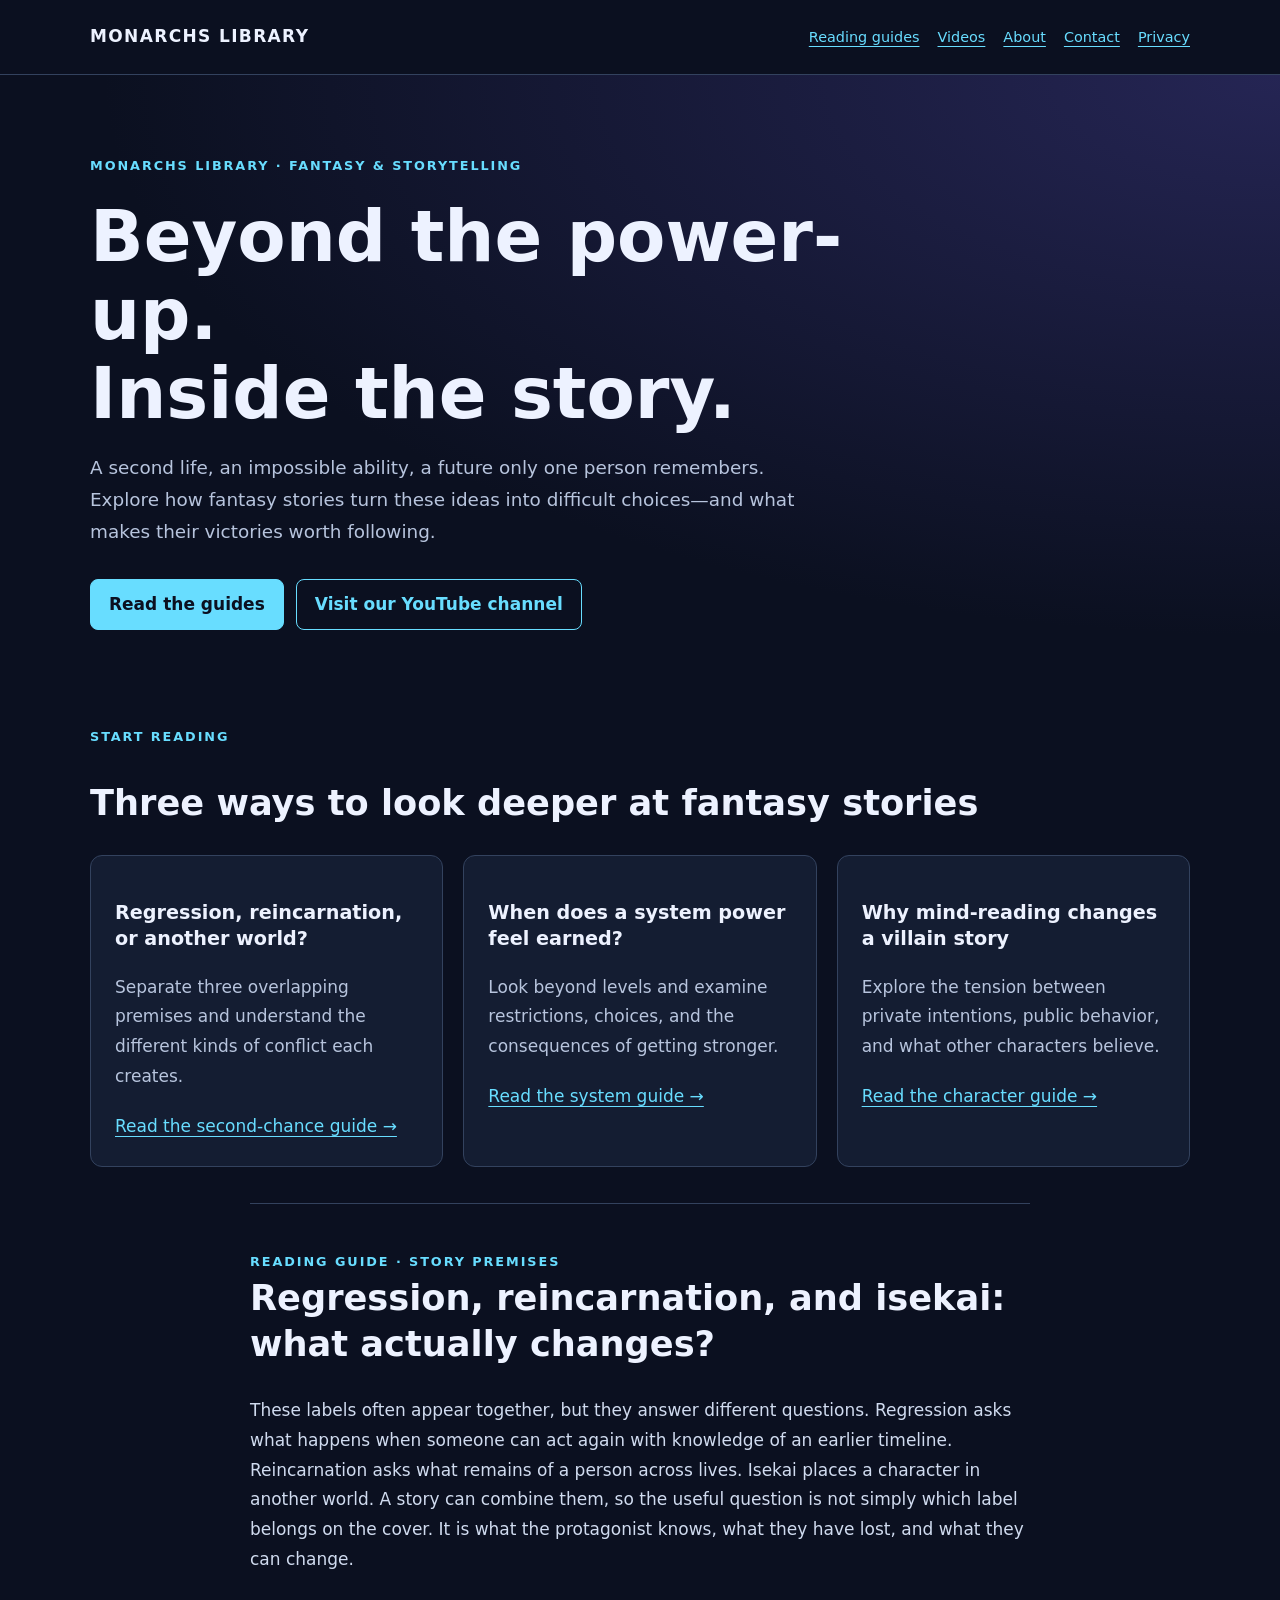
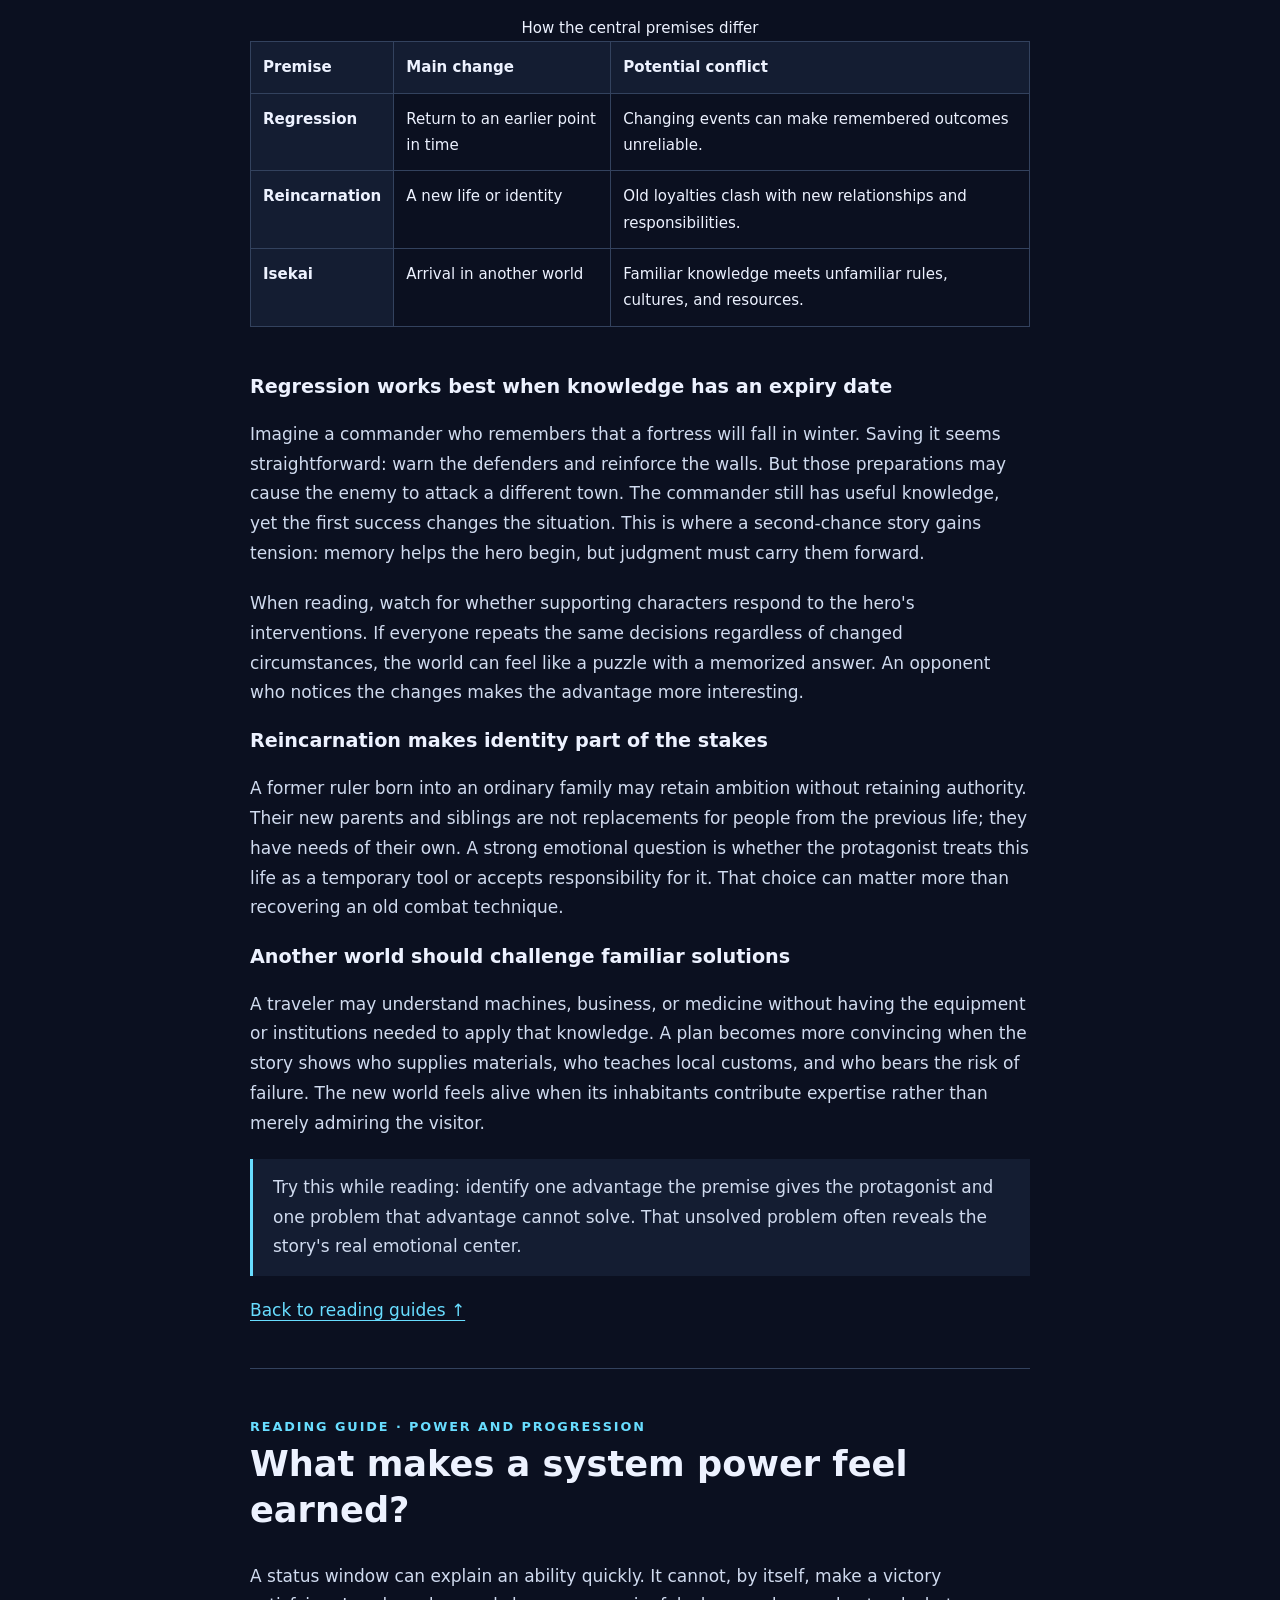
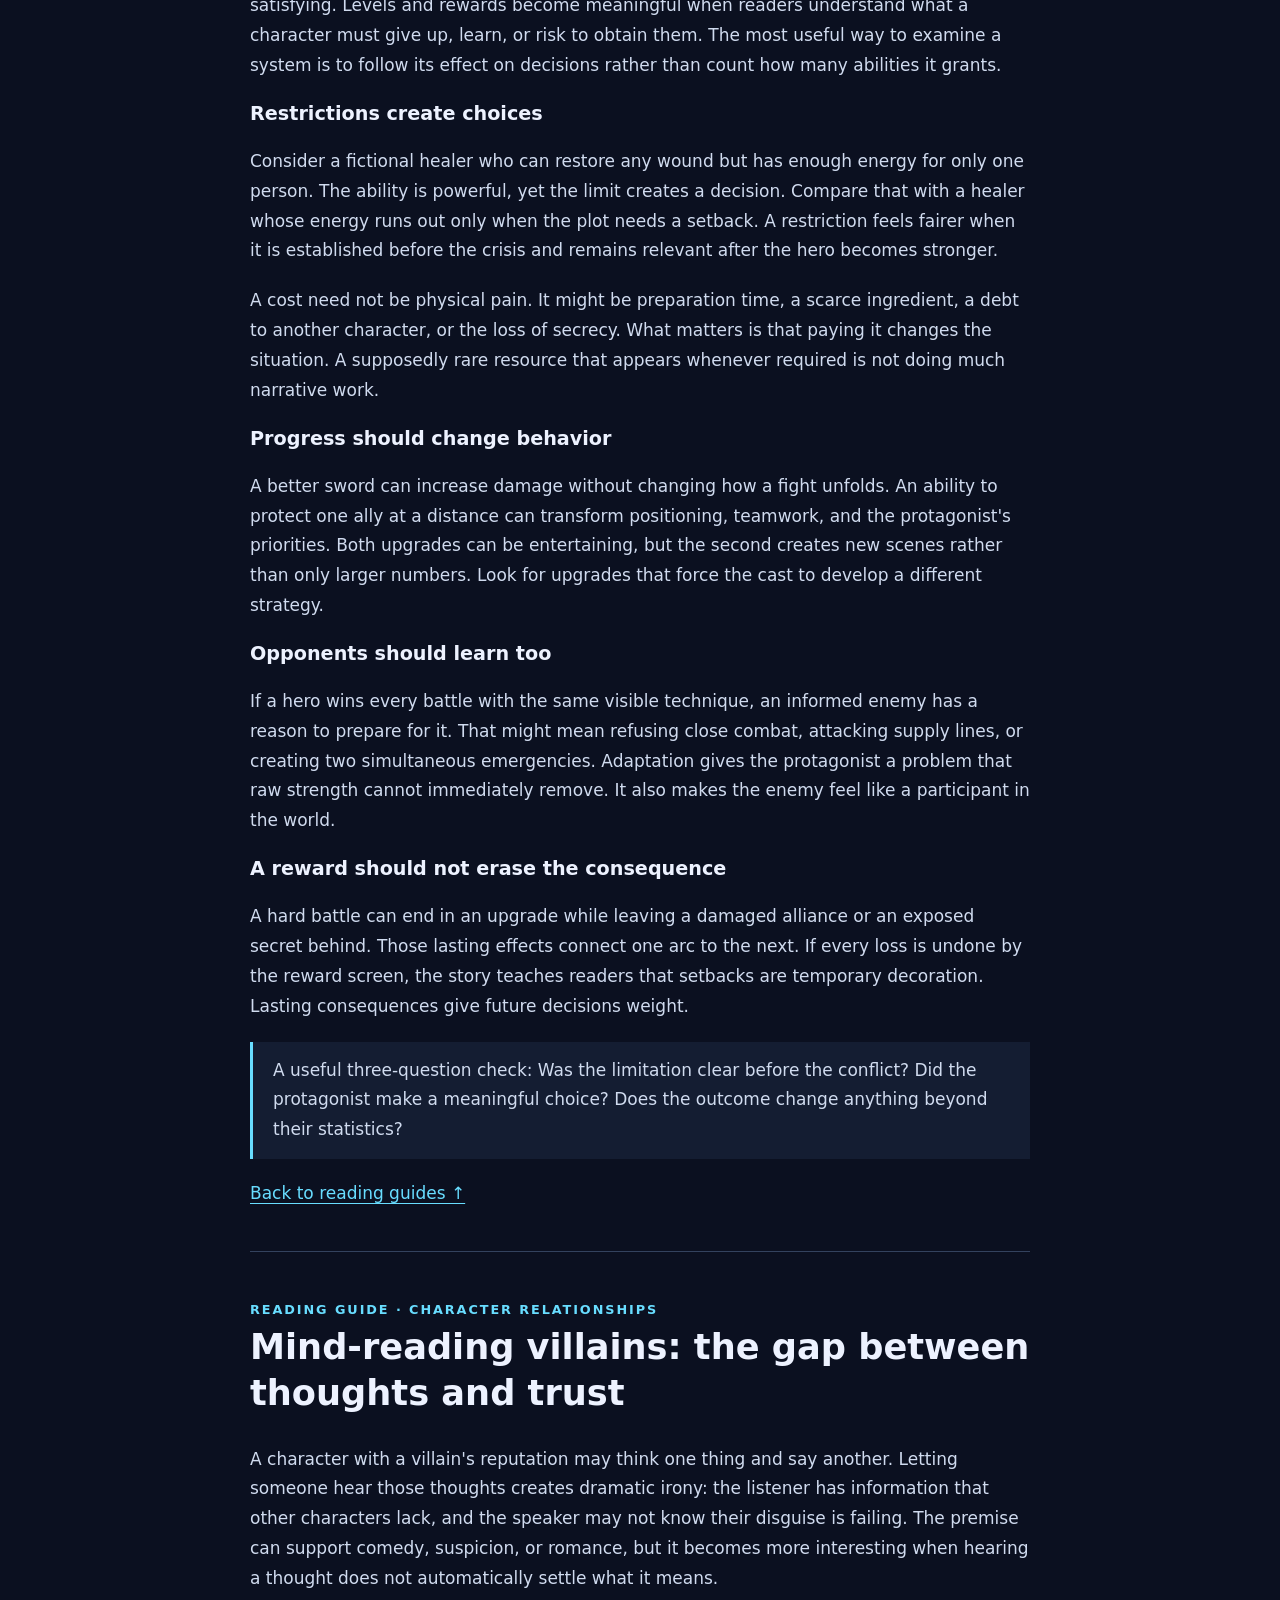
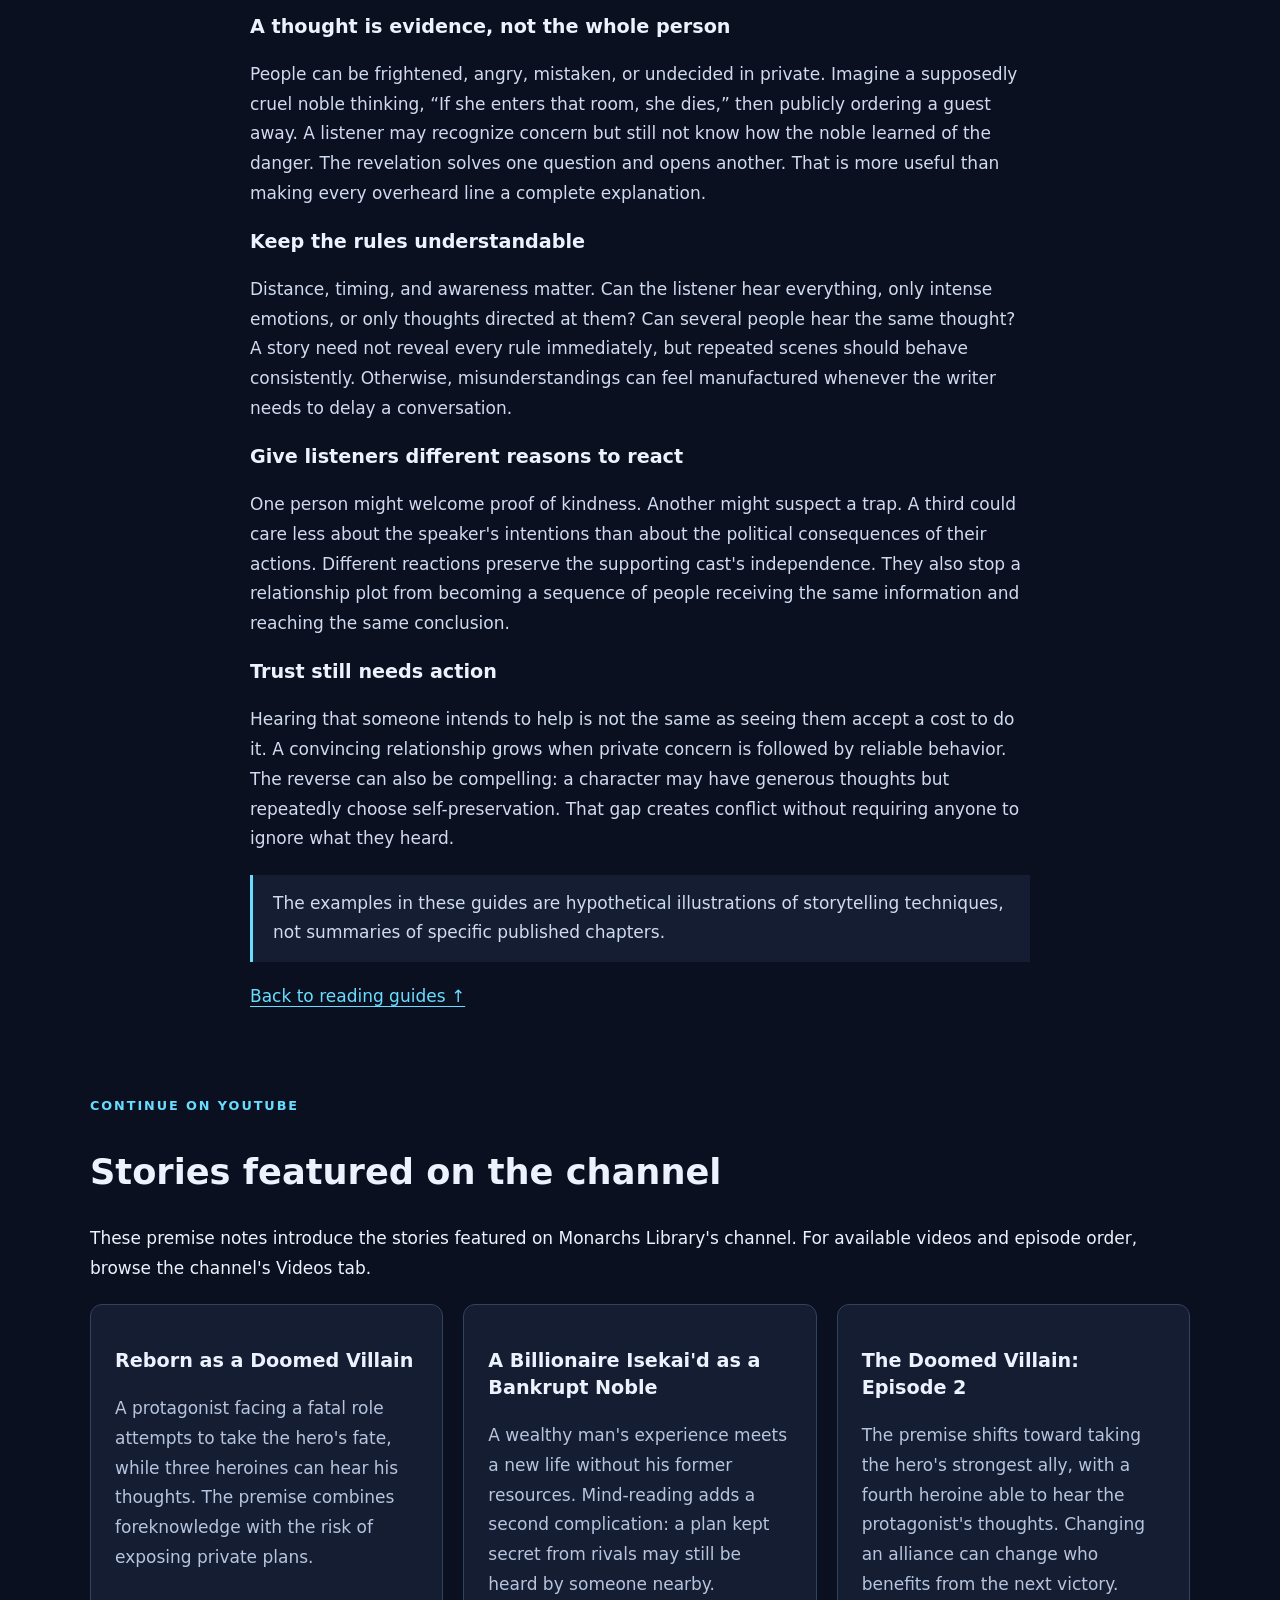
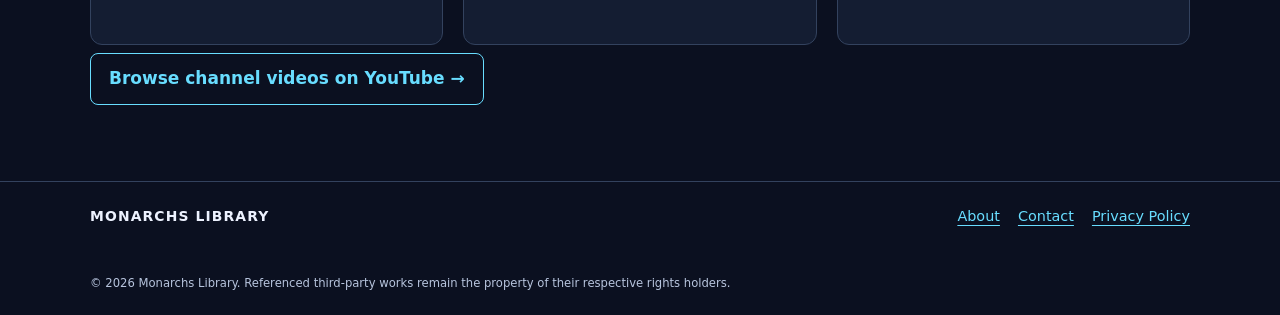
<file: index.html>
<!DOCTYPE html>
<html lang="en">
<head>
<meta charset="UTF-8">
<meta name="viewport" content="width=device-width, initial-scale=1.0">
<title>Monarchs Library — Fantasy Story Guides &amp; Videos</title>
<meta name="description" content="Explore fantasy storytelling with Monarchs Library: manhwa recaps, original fantasy stories, and guides to regression, reincarnation, system powers, academy stories, and character relationships.">
<script async src="https://pagead2.googlesyndication.com/pagead/js/adsbygoogle.js?client=ca-pub-6000152437304799" crossorigin="anonymous"></script>
<style>
:root{color-scheme:dark;--bg:#0b1020;--panel:#141d32;--text:#edf2ff;--muted:#b7c4dd;--cyan:#68ddff;--line:#33425e}*{box-sizing:border-box}html{scroll-behavior:smooth;scroll-padding-top:24px}body{margin:0;background:var(--bg);color:var(--text);font:17px/1.75 system-ui,sans-serif}a{color:var(--cyan);text-underline-offset:4px}a:hover{color:white}a:focus-visible{outline:3px solid #ffe082;outline-offset:5px}.wrap{width:min(1100px,92%);margin:auto}nav{border-bottom:1px solid var(--line)}nav .wrap,footer .wrap{display:flex;align-items:center;justify-content:space-between;gap:20px;flex-wrap:wrap;padding:22px 0}.brand{font-weight:850;letter-spacing:.08em;text-decoration:none;color:var(--text)}.links{display:flex;gap:18px;flex-wrap:wrap;list-style:none;padding:0;margin:0}.links a{font-size:.9rem}.hero{padding:75px 0 55px;background:radial-gradient(ellipse at top right,#252554,transparent 65%)}.eyebrow{color:var(--cyan);font-size:.8rem;letter-spacing:.15em;text-transform:uppercase;font-weight:750}h1{font-size:clamp(2.3rem,6vw,4.4rem);line-height:1.12;max-width:850px;margin:18px 0}h2{font-size:clamp(1.6rem,3vw,2.2rem);line-height:1.3}h3{font-size:1.2rem;line-height:1.4}p{margin:0 0 1.2em}.lede{max-width:740px;font-size:1.15rem;color:var(--muted)}.button{display:inline-block;border:1px solid var(--cyan);padding:10px 18px;border-radius:8px;text-decoration:none;font-weight:700;margin:8px 12px 0 0}.button.primary{background:var(--cyan);color:var(--bg)}section{padding:36px 0}.grid{display:grid;grid-template-columns:repeat(3,minmax(0,1fr));gap:20px}.card{background:var(--panel);padding:24px;border:1px solid var(--line);border-radius:12px}.card p{color:var(--muted)}article{max-width:780px;margin:0 auto;padding:42px 0;border-top:1px solid var(--line)}article p,article li{color:#d0dbef}article h2{margin-top:0}.note{border-left:3px solid var(--cyan);padding:14px 20px;background:var(--panel)}.table-wrap{overflow-x:auto}table{width:100%;border-collapse:collapse;margin:20px 0 28px;font-size:.94rem}th,td{text-align:left;vertical-align:top;padding:12px;border:1px solid var(--line)}th{background:var(--panel)}footer{margin-top:40px;border-top:1px solid var(--line);color:var(--muted);font-size:.87rem}.skip{position:absolute;left:10px;top:-80px;background:var(--bg);padding:10px;z-index:5}.skip:focus{top:10px}@media(max-width:760px){.grid{grid-template-columns:1fr}.hero{padding:45px 0}nav .wrap{align-items:flex-start}.links{gap:10px 16px}.card{padding:20px}}@media(prefers-reduced-motion:reduce){html{scroll-behavior:auto}}
</style>
</head>
<body>
<a class="skip" href="#main">Skip to content</a>
<nav aria-label="Main navigation"><div class="wrap"><a class="brand" href="index.html" aria-current="page">MONARCHS LIBRARY</a><ul class="links"><li><a href="#guides">Reading guides</a></li><li><a href="#videos">Videos</a></li><li><a href="about.html">About</a></li><li><a href="contact.html">Contact</a></li><li><a href="privacy.html">Privacy</a></li></ul></div></nav>
<main id="main">
<header class="hero"><div class="wrap"><span class="eyebrow">Monarchs Library · Fantasy &amp; storytelling</span><h1>Beyond the power-up.<br>Inside the story.</h1><p class="lede">A second life, an impossible ability, a future only one person remembers. Explore how fantasy stories turn these ideas into difficult choices—and what makes their victories worth following.</p><a class="button primary" href="#guides">Read the guides</a><a class="button" href="https://www.youtube.com/@Monarchs_Library">Visit our YouTube channel</a></div></header>
<section class="wrap" id="guides" aria-labelledby="guides-title"><span class="eyebrow">Start reading</span><h2 id="guides-title">Three ways to look deeper at fantasy stories</h2><div class="grid"><div class="card"><h3>Regression, reincarnation, or another world?</h3><p>Separate three overlapping premises and understand the different kinds of conflict each creates.</p><a href="#second-chances">Read the second-chance guide →</a></div><div class="card"><h3>When does a system power feel earned?</h3><p>Look beyond levels and examine restrictions, choices, and the consequences of getting stronger.</p><a href="#system-powers">Read the system guide →</a></div><div class="card"><h3>Why mind-reading changes a villain story</h3><p>Explore the tension between private intentions, public behavior, and what other characters believe.</p><a href="#mind-reading">Read the character guide →</a></div></div></section>
<div class="wrap">
<article id="second-chances" aria-labelledby="second-title"><span class="eyebrow">Reading guide · Story premises</span><h2 id="second-title">Regression, reincarnation, and isekai: what actually changes?</h2><p>These labels often appear together, but they answer different questions. Regression asks what happens when someone can act again with knowledge of an earlier timeline. Reincarnation asks what remains of a person across lives. Isekai places a character in another world. A story can combine them, so the useful question is not simply which label belongs on the cover. It is what the protagonist knows, what they have lost, and what they can change.</p>
<div class="table-wrap"><table><caption>How the central premises differ</caption><thead><tr><th scope="col">Premise</th><th scope="col">Main change</th><th scope="col">Potential conflict</th></tr></thead><tbody><tr><th scope="row">Regression</th><td>Return to an earlier point in time</td><td>Changing events can make remembered outcomes unreliable.</td></tr><tr><th scope="row">Reincarnation</th><td>A new life or identity</td><td>Old loyalties clash with new relationships and responsibilities.</td></tr><tr><th scope="row">Isekai</th><td>Arrival in another world</td><td>Familiar knowledge meets unfamiliar rules, cultures, and resources.</td></tr></tbody></table></div>
<h3>Regression works best when knowledge has an expiry date</h3><p>Imagine a commander who remembers that a fortress will fall in winter. Saving it seems straightforward: warn the defenders and reinforce the walls. But those preparations may cause the enemy to attack a different town. The commander still has useful knowledge, yet the first success changes the situation. This is where a second-chance story gains tension: memory helps the hero begin, but judgment must carry them forward.</p><p>When reading, watch for whether supporting characters respond to the hero's interventions. If everyone repeats the same decisions regardless of changed circumstances, the world can feel like a puzzle with a memorized answer. An opponent who notices the changes makes the advantage more interesting.</p>
<h3>Reincarnation makes identity part of the stakes</h3><p>A former ruler born into an ordinary family may retain ambition without retaining authority. Their new parents and siblings are not replacements for people from the previous life; they have needs of their own. A strong emotional question is whether the protagonist treats this life as a temporary tool or accepts responsibility for it. That choice can matter more than recovering an old combat technique.</p>
<h3>Another world should challenge familiar solutions</h3><p>A traveler may understand machines, business, or medicine without having the equipment or institutions needed to apply that knowledge. A plan becomes more convincing when the story shows who supplies materials, who teaches local customs, and who bears the risk of failure. The new world feels alive when its inhabitants contribute expertise rather than merely admiring the visitor.</p><p class="note">Try this while reading: identify one advantage the premise gives the protagonist and one problem that advantage cannot solve. That unsolved problem often reveals the story's real emotional center.</p><a href="#guides">Back to reading guides ↑</a></article>
<article id="system-powers" aria-labelledby="system-title"><span class="eyebrow">Reading guide · Power and progression</span><h2 id="system-title">What makes a system power feel earned?</h2><p>A status window can explain an ability quickly. It cannot, by itself, make a victory satisfying. Levels and rewards become meaningful when readers understand what a character must give up, learn, or risk to obtain them. The most useful way to examine a system is to follow its effect on decisions rather than count how many abilities it grants.</p><h3>Restrictions create choices</h3><p>Consider a fictional healer who can restore any wound but has enough energy for only one person. The ability is powerful, yet the limit creates a decision. Compare that with a healer whose energy runs out only when the plot needs a setback. A restriction feels fairer when it is established before the crisis and remains relevant after the hero becomes stronger.</p><p>A cost need not be physical pain. It might be preparation time, a scarce ingredient, a debt to another character, or the loss of secrecy. What matters is that paying it changes the situation. A supposedly rare resource that appears whenever required is not doing much narrative work.</p><h3>Progress should change behavior</h3><p>A better sword can increase damage without changing how a fight unfolds. An ability to protect one ally at a distance can transform positioning, teamwork, and the protagonist's priorities. Both upgrades can be entertaining, but the second creates new scenes rather than only larger numbers. Look for upgrades that force the cast to develop a different strategy.</p><h3>Opponents should learn too</h3><p>If a hero wins every battle with the same visible technique, an informed enemy has a reason to prepare for it. That might mean refusing close combat, attacking supply lines, or creating two simultaneous emergencies. Adaptation gives the protagonist a problem that raw strength cannot immediately remove. It also makes the enemy feel like a participant in the world.</p><h3>A reward should not erase the consequence</h3><p>A hard battle can end in an upgrade while leaving a damaged alliance or an exposed secret behind. Those lasting effects connect one arc to the next. If every loss is undone by the reward screen, the story teaches readers that setbacks are temporary decoration. Lasting consequences give future decisions weight.</p><p class="note">A useful three-question check: Was the limitation clear before the conflict? Did the protagonist make a meaningful choice? Does the outcome change anything beyond their statistics?</p><a href="#guides">Back to reading guides ↑</a></article>
<article id="mind-reading" aria-labelledby="mind-title"><span class="eyebrow">Reading guide · Character relationships</span><h2 id="mind-title">Mind-reading villains: the gap between thoughts and trust</h2><p>A character with a villain's reputation may think one thing and say another. Letting someone hear those thoughts creates dramatic irony: the listener has information that other characters lack, and the speaker may not know their disguise is failing. The premise can support comedy, suspicion, or romance, but it becomes more interesting when hearing a thought does not automatically settle what it means.</p><h3>A thought is evidence, not the whole person</h3><p>People can be frightened, angry, mistaken, or undecided in private. Imagine a supposedly cruel noble thinking, “If she enters that room, she dies,” then publicly ordering a guest away. A listener may recognize concern but still not know how the noble learned of the danger. The revelation solves one question and opens another. That is more useful than making every overheard line a complete explanation.</p><h3>Keep the rules understandable</h3><p>Distance, timing, and awareness matter. Can the listener hear everything, only intense emotions, or only thoughts directed at them? Can several people hear the same thought? A story need not reveal every rule immediately, but repeated scenes should behave consistently. Otherwise, misunderstandings can feel manufactured whenever the writer needs to delay a conversation.</p><h3>Give listeners different reasons to react</h3><p>One person might welcome proof of kindness. Another might suspect a trap. A third could care less about the speaker's intentions than about the political consequences of their actions. Different reactions preserve the supporting cast's independence. They also stop a relationship plot from becoming a sequence of people receiving the same information and reaching the same conclusion.</p><h3>Trust still needs action</h3><p>Hearing that someone intends to help is not the same as seeing them accept a cost to do it. A convincing relationship grows when private concern is followed by reliable behavior. The reverse can also be compelling: a character may have generous thoughts but repeatedly choose self-preservation. That gap creates conflict without requiring anyone to ignore what they heard.</p><p class="note">The examples in these guides are hypothetical illustrations of storytelling techniques, not summaries of specific published chapters.</p><a href="#guides">Back to reading guides ↑</a></article>
</div>
<section class="wrap" id="videos" aria-labelledby="videos-title"><span class="eyebrow">Continue on YouTube</span><h2 id="videos-title">Stories featured on the channel</h2><p>These premise notes introduce the stories featured on Monarchs Library's channel. For available videos and episode order, browse the channel's Videos tab.</p><div class="grid"><div class="card"><h3>Reborn as a Doomed Villain</h3><p>A protagonist facing a fatal role attempts to take the hero's fate, while three heroines can hear his thoughts. The premise combines foreknowledge with the risk of exposing private plans.</p></div><div class="card"><h3>A Billionaire Isekai'd as a Bankrupt Noble</h3><p>A wealthy man's experience meets a new life without his former resources. Mind-reading adds a second complication: a plan kept secret from rivals may still be heard by someone nearby.</p></div><div class="card"><h3>The Doomed Villain: Episode 2</h3><p>The premise shifts toward taking the hero's strongest ally, with a fourth heroine able to hear the protagonist's thoughts. Changing an alliance can change who benefits from the next victory.</p></div></div><a class="button" href="https://www.youtube.com/@Monarchs_Library/videos">Browse channel videos on YouTube →</a></section>
</main>
<footer><div class="wrap"><span class="brand">MONARCHS LIBRARY</span><ul class="links"><li><a href="about.html">About</a></li><li><a href="contact.html">Contact</a></li><li><a href="privacy.html">Privacy Policy</a></li></ul></div><div class="wrap"><small>© 2026 Monarchs Library. Referenced third-party works remain the property of their respective rights holders.</small></div></footer>
</body>
</html>
</file>
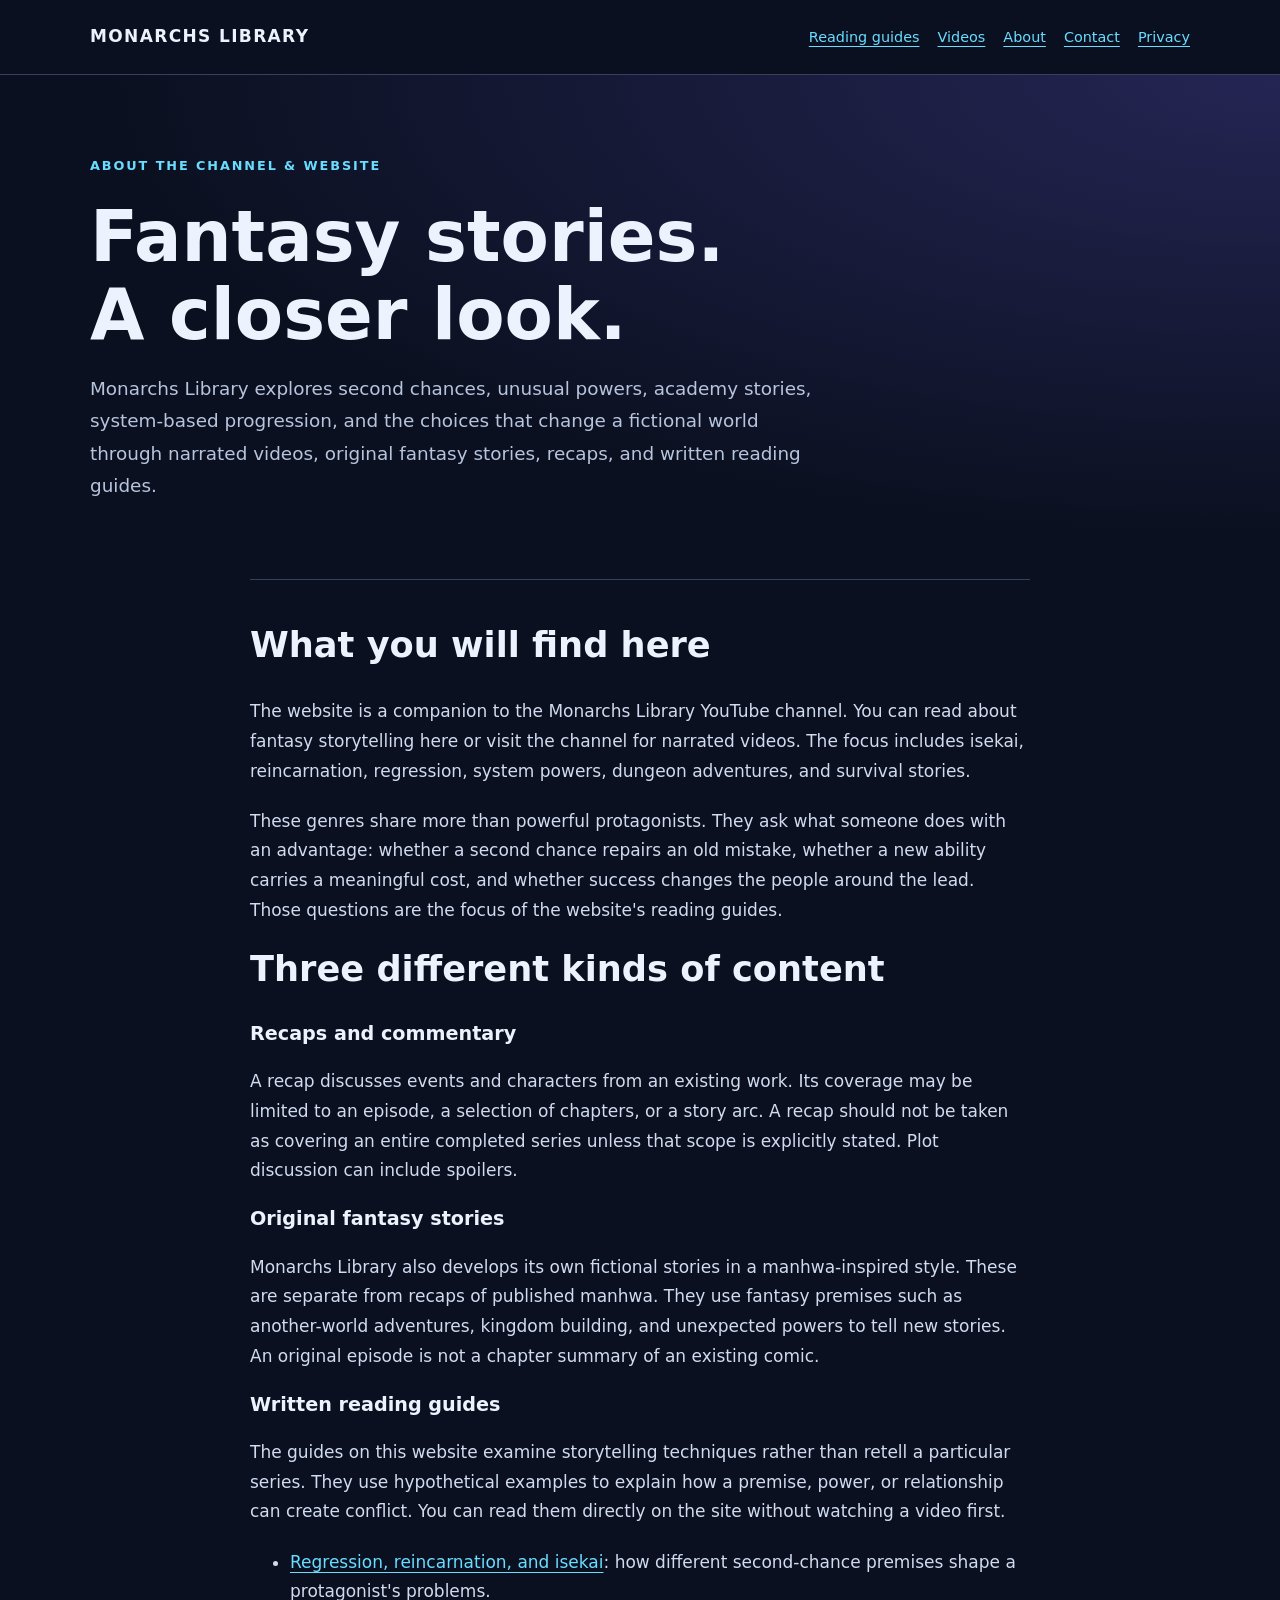
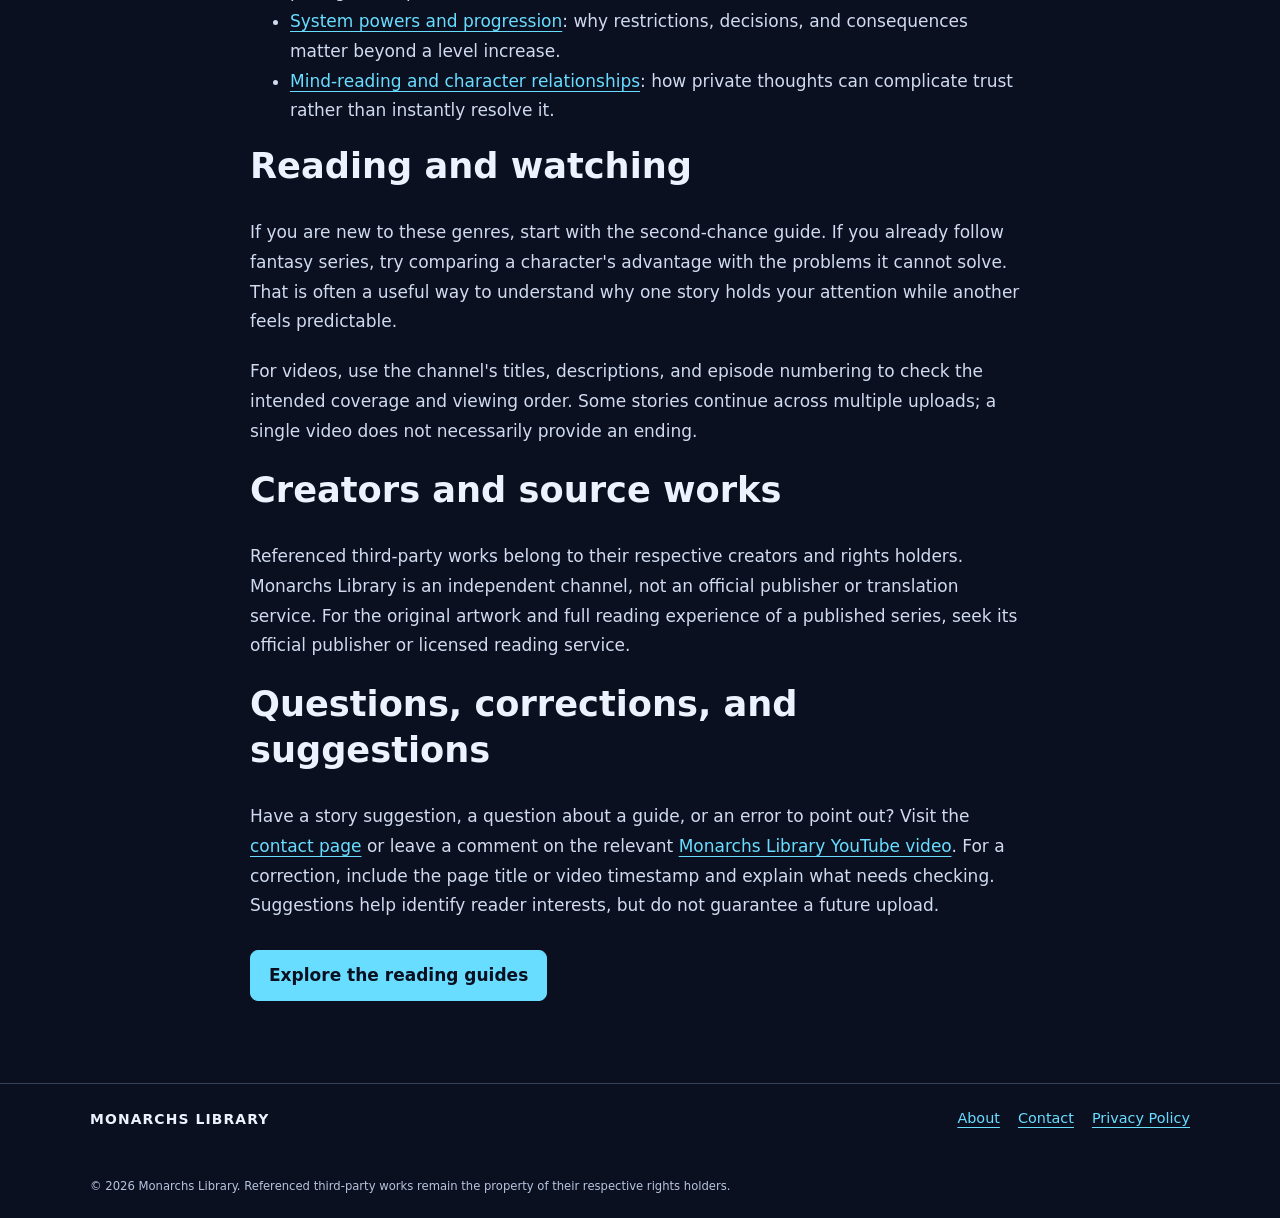
<file: about.html>
<!DOCTYPE html>
<html lang="en"><head><meta charset="UTF-8"><meta name="viewport" content="width=device-width, initial-scale=1.0">
<title>About — Monarchs Library</title>
<meta name="description" content="Learn about Monarchs Library's narrated manhwa stories, original fantasy stories, recaps, and reading guides covering second chances, system powers, academies, and character relationships.">
<script async src="https://pagead2.googlesyndication.com/pagead/js/adsbygoogle.js?client=ca-pub-6000152437304799" crossorigin="anonymous"></script>
<style>
:root{color-scheme:dark;--bg:#0b1020;--panel:#141d32;--text:#edf2ff;--muted:#b7c4dd;--cyan:#68ddff;--line:#33425e}*{box-sizing:border-box}html{scroll-behavior:smooth;scroll-padding-top:24px}body{margin:0;background:var(--bg);color:var(--text);font:17px/1.75 system-ui,sans-serif}a{color:var(--cyan);text-underline-offset:4px}a:hover{color:white}a:focus-visible{outline:3px solid #ffe082;outline-offset:5px}.wrap{width:min(1100px,92%);margin:auto}nav{border-bottom:1px solid var(--line)}nav .wrap,footer .wrap{display:flex;align-items:center;justify-content:space-between;gap:20px;flex-wrap:wrap;padding:22px 0}.brand{font-weight:850;letter-spacing:.08em;text-decoration:none;color:var(--text)}.links{display:flex;gap:18px;flex-wrap:wrap;list-style:none;padding:0;margin:0}.links a{font-size:.9rem}.hero{padding:75px 0 55px;background:radial-gradient(ellipse at top right,#252554,transparent 65%)}.eyebrow{color:var(--cyan);font-size:.8rem;letter-spacing:.15em;text-transform:uppercase;font-weight:750}h1{font-size:clamp(2.3rem,6vw,4.4rem);line-height:1.12;max-width:850px;margin:18px 0}h2{font-size:clamp(1.6rem,3vw,2.2rem);line-height:1.3}h3{font-size:1.2rem;line-height:1.4}p{margin:0 0 1.2em}.lede{max-width:740px;font-size:1.15rem;color:var(--muted)}.button{display:inline-block;border:1px solid var(--cyan);padding:10px 18px;border-radius:8px;text-decoration:none;font-weight:700;margin:8px 12px 0 0}.button.primary{background:var(--cyan);color:var(--bg)}section{padding:36px 0}.grid{display:grid;grid-template-columns:repeat(3,minmax(0,1fr));gap:20px}.card{background:var(--panel);padding:24px;border:1px solid var(--line);border-radius:12px}.card p{color:var(--muted)}article{max-width:780px;margin:0 auto;padding:42px 0;border-top:1px solid var(--line)}article p,article li{color:#d0dbef}article h2{margin-top:0}.note{border-left:3px solid var(--cyan);padding:14px 20px;background:var(--panel)}.table-wrap{overflow-x:auto}table{width:100%;border-collapse:collapse;margin:20px 0 28px;font-size:.94rem}th,td{text-align:left;vertical-align:top;padding:12px;border:1px solid var(--line)}th{background:var(--panel)}footer{margin-top:40px;border-top:1px solid var(--line);color:var(--muted);font-size:.87rem}.skip{position:absolute;left:10px;top:-80px;background:var(--bg);padding:10px;z-index:5}.skip:focus{top:10px}@media(max-width:760px){.grid{grid-template-columns:1fr}.hero{padding:45px 0}nav .wrap{align-items:flex-start}.links{gap:10px 16px}.card{padding:20px}}@media(prefers-reduced-motion:reduce){html{scroll-behavior:auto}}
</style></head><body><a class="skip" href="#main">Skip to content</a><nav aria-label="Main navigation"><div class="wrap"><a class="brand" href="index.html">MONARCHS LIBRARY</a><ul class="links"><li><a href="index.html#guides">Reading guides</a></li><li><a href="index.html#videos">Videos</a></li><li><a href="about.html" aria-current="page">About</a></li><li><a href="contact.html">Contact</a></li><li><a href="privacy.html">Privacy</a></li></ul></div></nav><main id="main">
<header class="hero"><div class="wrap"><span class="eyebrow">About the channel &amp; website</span><h1>Fantasy stories.<br>A closer look.</h1><p class="lede">Monarchs Library explores second chances, unusual powers, academy stories, system-based progression, and the choices that change a fictional world through narrated videos, original fantasy stories, recaps, and written reading guides.</p></div></header>
<div class="wrap"><article aria-labelledby="about-title">
<h2 id="about-title">What you will find here</h2>
<p>The website is a companion to the Monarchs Library YouTube channel. You can read about fantasy storytelling here or visit the channel for narrated videos. The focus includes isekai, reincarnation, regression, system powers, dungeon adventures, and survival stories.</p>
<p>These genres share more than powerful protagonists. They ask what someone does with an advantage: whether a second chance repairs an old mistake, whether a new ability carries a meaningful cost, and whether success changes the people around the lead. Those questions are the focus of the website's reading guides.</p>
<h2>Three different kinds of content</h2>
<h3>Recaps and commentary</h3>
<p>A recap discusses events and characters from an existing work. Its coverage may be limited to an episode, a selection of chapters, or a story arc. A recap should not be taken as covering an entire completed series unless that scope is explicitly stated. Plot discussion can include spoilers.</p>
<h3>Original fantasy stories</h3>
<p>Monarchs Library also develops its own fictional stories in a manhwa-inspired style. These are separate from recaps of published manhwa. They use fantasy premises such as another-world adventures, kingdom building, and unexpected powers to tell new stories. An original episode is not a chapter summary of an existing comic.</p>
<h3>Written reading guides</h3>
<p>The guides on this website examine storytelling techniques rather than retell a particular series. They use hypothetical examples to explain how a premise, power, or relationship can create conflict. You can read them directly on the site without watching a video first.</p>
<ul><li><a href="index.html#second-chances">Regression, reincarnation, and isekai</a>: how different second-chance premises shape a protagonist's problems.</li><li><a href="index.html#system-powers">System powers and progression</a>: why restrictions, decisions, and consequences matter beyond a level increase.</li><li><a href="index.html#mind-reading">Mind-reading and character relationships</a>: how private thoughts can complicate trust rather than instantly resolve it.</li></ul>
<h2>Reading and watching</h2>
<p>If you are new to these genres, start with the second-chance guide. If you already follow fantasy series, try comparing a character's advantage with the problems it cannot solve. That is often a useful way to understand why one story holds your attention while another feels predictable.</p>
<p>For videos, use the channel's titles, descriptions, and episode numbering to check the intended coverage and viewing order. Some stories continue across multiple uploads; a single video does not necessarily provide an ending.</p>
<h2>Creators and source works</h2>
<p>Referenced third-party works belong to their respective creators and rights holders. Monarchs Library is an independent channel, not an official publisher or translation service. For the original artwork and full reading experience of a published series, seek its official publisher or licensed reading service.</p>
<h2>Questions, corrections, and suggestions</h2>
<p>Have a story suggestion, a question about a guide, or an error to point out? Visit the <a href="contact.html">contact page</a> or leave a comment on the relevant <a href="https://www.youtube.com/@Monarchs_Library">Monarchs Library YouTube video</a>. For a correction, include the page title or video timestamp and explain what needs checking. Suggestions help identify reader interests, but do not guarantee a future upload.</p>
<a class="button primary" href="index.html#guides">Explore the reading guides</a>
</article></div></main><footer><div class="wrap"><span class="brand">MONARCHS LIBRARY</span><ul class="links"><li><a href="about.html">About</a></li><li><a href="contact.html">Contact</a></li><li><a href="privacy.html">Privacy Policy</a></li></ul></div><div class="wrap"><small>© 2026 Monarchs Library. Referenced third-party works remain the property of their respective rights holders.</small></div></footer></body></html>
</file>
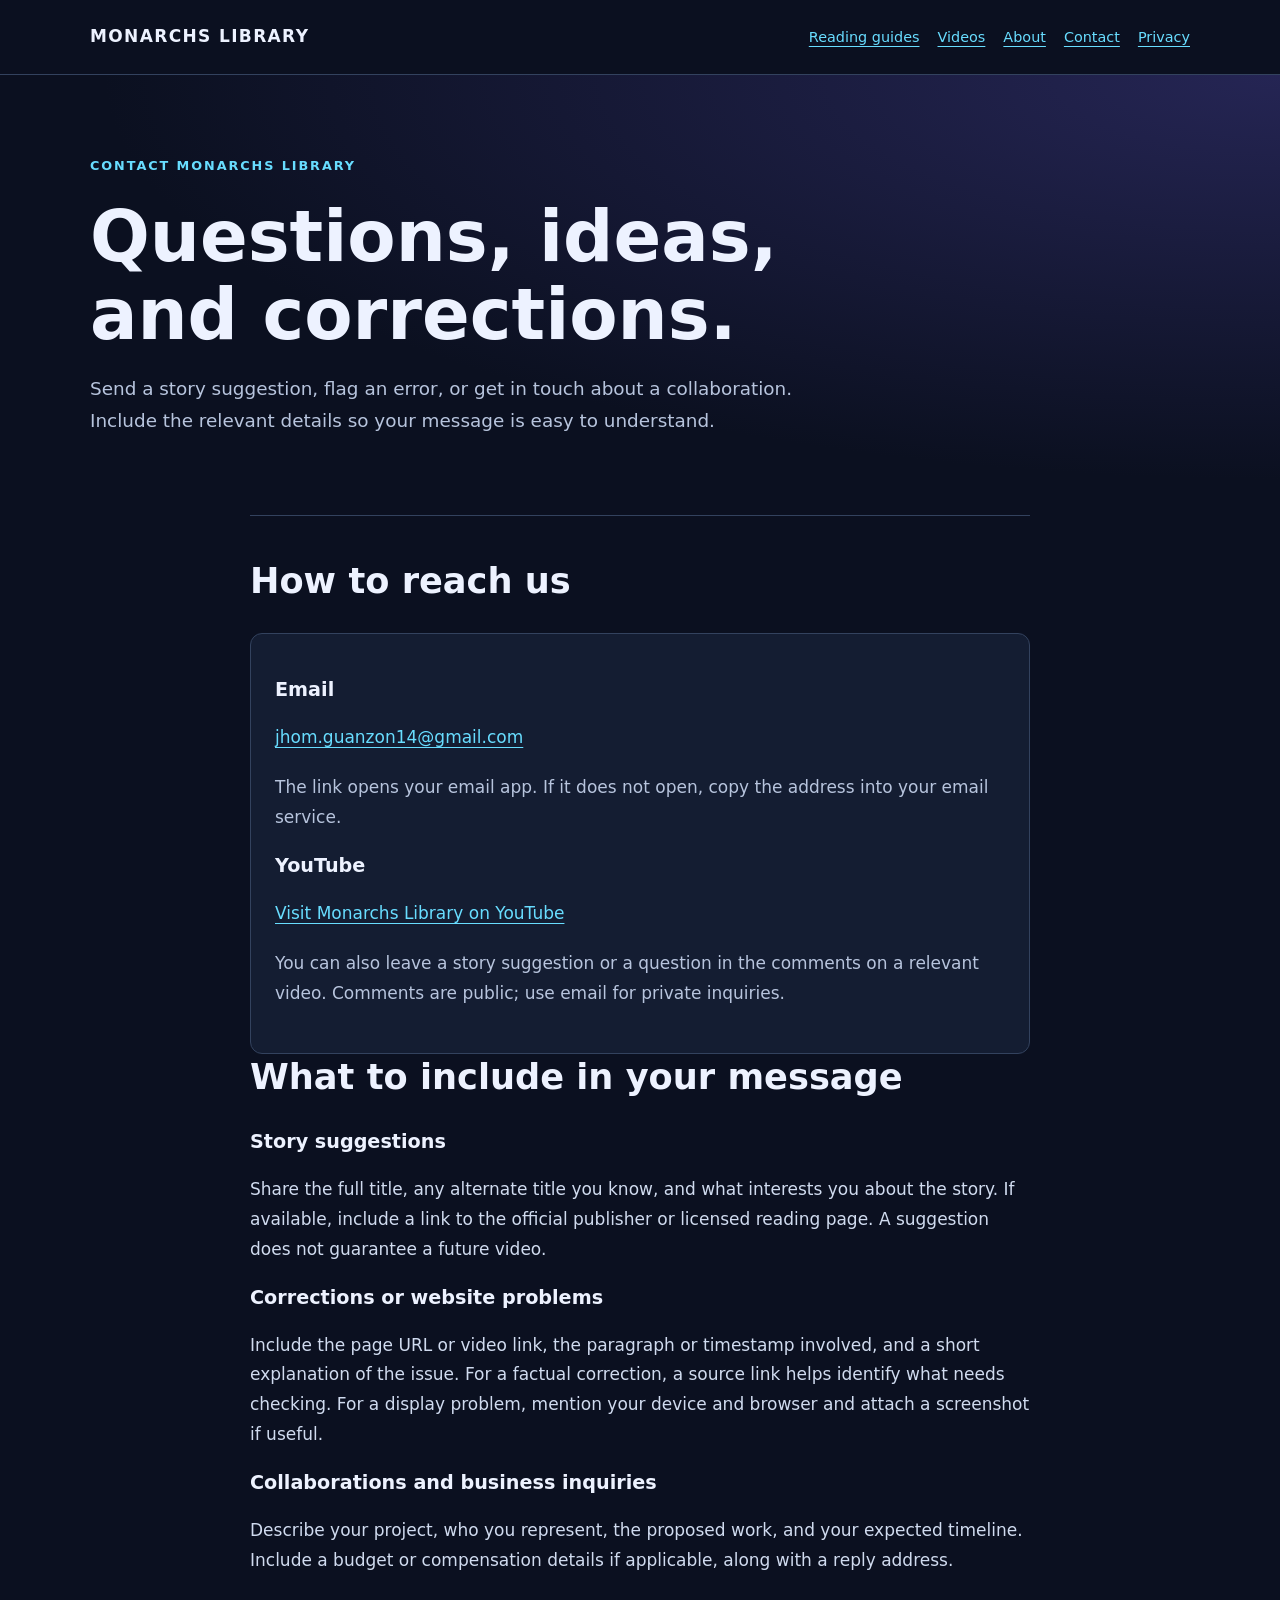
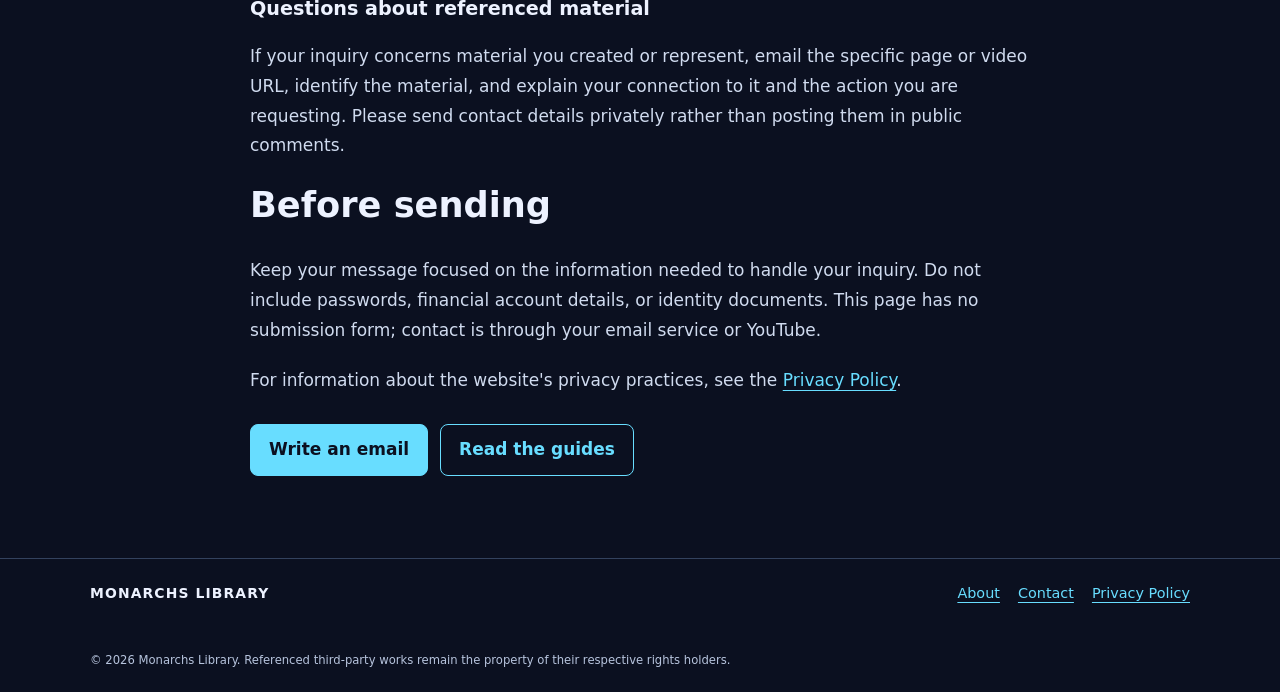
<file: contact.html>
<!DOCTYPE html>
<html lang="en"><head><meta charset="UTF-8"><meta name="viewport" content="width=device-width, initial-scale=1.0">
<title>Contact — Monarchs Library</title>
<meta name="description" content="Contact Monarchs Library with story suggestions, corrections, collaboration inquiries, or questions about referenced material.">

<style>
:root{color-scheme:dark;--bg:#0b1020;--panel:#141d32;--text:#edf2ff;--muted:#b7c4dd;--cyan:#68ddff;--line:#33425e}*{box-sizing:border-box}html{scroll-behavior:smooth;scroll-padding-top:24px}body{margin:0;background:var(--bg);color:var(--text);font:17px/1.75 system-ui,sans-serif}a{color:var(--cyan);text-underline-offset:4px}a:hover{color:white}a:focus-visible{outline:3px solid #ffe082;outline-offset:5px}.wrap{width:min(1100px,92%);margin:auto}nav{border-bottom:1px solid var(--line)}nav .wrap,footer .wrap{display:flex;align-items:center;justify-content:space-between;gap:20px;flex-wrap:wrap;padding:22px 0}.brand{font-weight:850;letter-spacing:.08em;text-decoration:none;color:var(--text)}.links{display:flex;gap:18px;flex-wrap:wrap;list-style:none;padding:0;margin:0}.links a{font-size:.9rem}.hero{padding:75px 0 55px;background:radial-gradient(ellipse at top right,#252554,transparent 65%)}.eyebrow{color:var(--cyan);font-size:.8rem;letter-spacing:.15em;text-transform:uppercase;font-weight:750}h1{font-size:clamp(2.3rem,6vw,4.4rem);line-height:1.12;max-width:850px;margin:18px 0}h2{font-size:clamp(1.6rem,3vw,2.2rem);line-height:1.3}h3{font-size:1.2rem;line-height:1.4}p{margin:0 0 1.2em}.lede{max-width:740px;font-size:1.15rem;color:var(--muted)}.button{display:inline-block;border:1px solid var(--cyan);padding:10px 18px;border-radius:8px;text-decoration:none;font-weight:700;margin:8px 12px 0 0}.button.primary{background:var(--cyan);color:var(--bg)}section{padding:36px 0}.grid{display:grid;grid-template-columns:repeat(3,minmax(0,1fr));gap:20px}.card{background:var(--panel);padding:24px;border:1px solid var(--line);border-radius:12px}.card p{color:var(--muted)}article{max-width:780px;margin:0 auto;padding:42px 0;border-top:1px solid var(--line)}article p,article li{color:#d0dbef}article h2{margin-top:0}.note{border-left:3px solid var(--cyan);padding:14px 20px;background:var(--panel)}.table-wrap{overflow-x:auto}table{width:100%;border-collapse:collapse;margin:20px 0 28px;font-size:.94rem}th,td{text-align:left;vertical-align:top;padding:12px;border:1px solid var(--line)}th{background:var(--panel)}footer{margin-top:40px;border-top:1px solid var(--line);color:var(--muted);font-size:.87rem}.skip{position:absolute;left:10px;top:-80px;background:var(--bg);padding:10px;z-index:5}.skip:focus{top:10px}@media(max-width:760px){.grid{grid-template-columns:1fr}.hero{padding:45px 0}nav .wrap{align-items:flex-start}.links{gap:10px 16px}.card{padding:20px}}@media(prefers-reduced-motion:reduce){html{scroll-behavior:auto}}
</style></head><body><a class="skip" href="#main">Skip to content</a><nav aria-label="Main navigation"><div class="wrap"><a class="brand" href="index.html">MONARCHS LIBRARY</a><ul class="links"><li><a href="index.html#guides">Reading guides</a></li><li><a href="index.html#videos">Videos</a></li><li><a href="about.html">About</a></li><li><a href="contact.html" aria-current="page">Contact</a></li><li><a href="privacy.html">Privacy</a></li></ul></div></nav><main id="main">
<header class="hero"><div class="wrap"><span class="eyebrow">Contact Monarchs Library</span><h1>Questions, ideas,<br>and corrections.</h1><p class="lede">Send a story suggestion, flag an error, or get in touch about a collaboration. Include the relevant details so your message is easy to understand.</p></div></header>
<div class="wrap"><article aria-labelledby="contact-title">
<h2 id="contact-title">How to reach us</h2>
<div class="card"><h3>Email</h3><p><a style="overflow-wrap:anywhere" href="mailto:jhom.guanzon14@gmail.com">jhom.guanzon14@gmail.com</a></p><p>The link opens your email app. If it does not open, copy the address into your email service.</p><h3>YouTube</h3><p><a href="https://www.youtube.com/@Monarchs_Library">Visit Monarchs Library on YouTube</a></p><p>You can also leave a story suggestion or a question in the comments on a relevant video. Comments are public; use email for private inquiries.</p></div>
<h2>What to include in your message</h2>
<h3>Story suggestions</h3><p>Share the full title, any alternate title you know, and what interests you about the story. If available, include a link to the official publisher or licensed reading page. A suggestion does not guarantee a future video.</p>
<h3>Corrections or website problems</h3><p>Include the page URL or video link, the paragraph or timestamp involved, and a short explanation of the issue. For a factual correction, a source link helps identify what needs checking. For a display problem, mention your device and browser and attach a screenshot if useful.</p>
<h3>Collaborations and business inquiries</h3><p>Describe your project, who you represent, the proposed work, and your expected timeline. Include a budget or compensation details if applicable, along with a reply address.</p>
<h3>Questions about referenced material</h3><p>If your inquiry concerns material you created or represent, email the specific page or video URL, identify the material, and explain your connection to it and the action you are requesting. Please send contact details privately rather than posting them in public comments.</p>
<h2>Before sending</h2><p>Keep your message focused on the information needed to handle your inquiry. Do not include passwords, financial account details, or identity documents. This page has no submission form; contact is through your email service or YouTube.</p><p>For information about the website's privacy practices, see the <a href="privacy.html">Privacy Policy</a>.</p>
<a class="button primary" href="mailto:jhom.guanzon14@gmail.com">Write an email</a><a class="button" href="index.html#guides">Read the guides</a>
</article></div></main><footer><div class="wrap"><span class="brand">MONARCHS LIBRARY</span><ul class="links"><li><a href="about.html">About</a></li><li><a href="contact.html" aria-current="page">Contact</a></li><li><a href="privacy.html">Privacy Policy</a></li></ul></div><div class="wrap"><small>© 2026 Monarchs Library. Referenced third-party works remain the property of their respective rights holders.</small></div></footer></body></html>
</file>
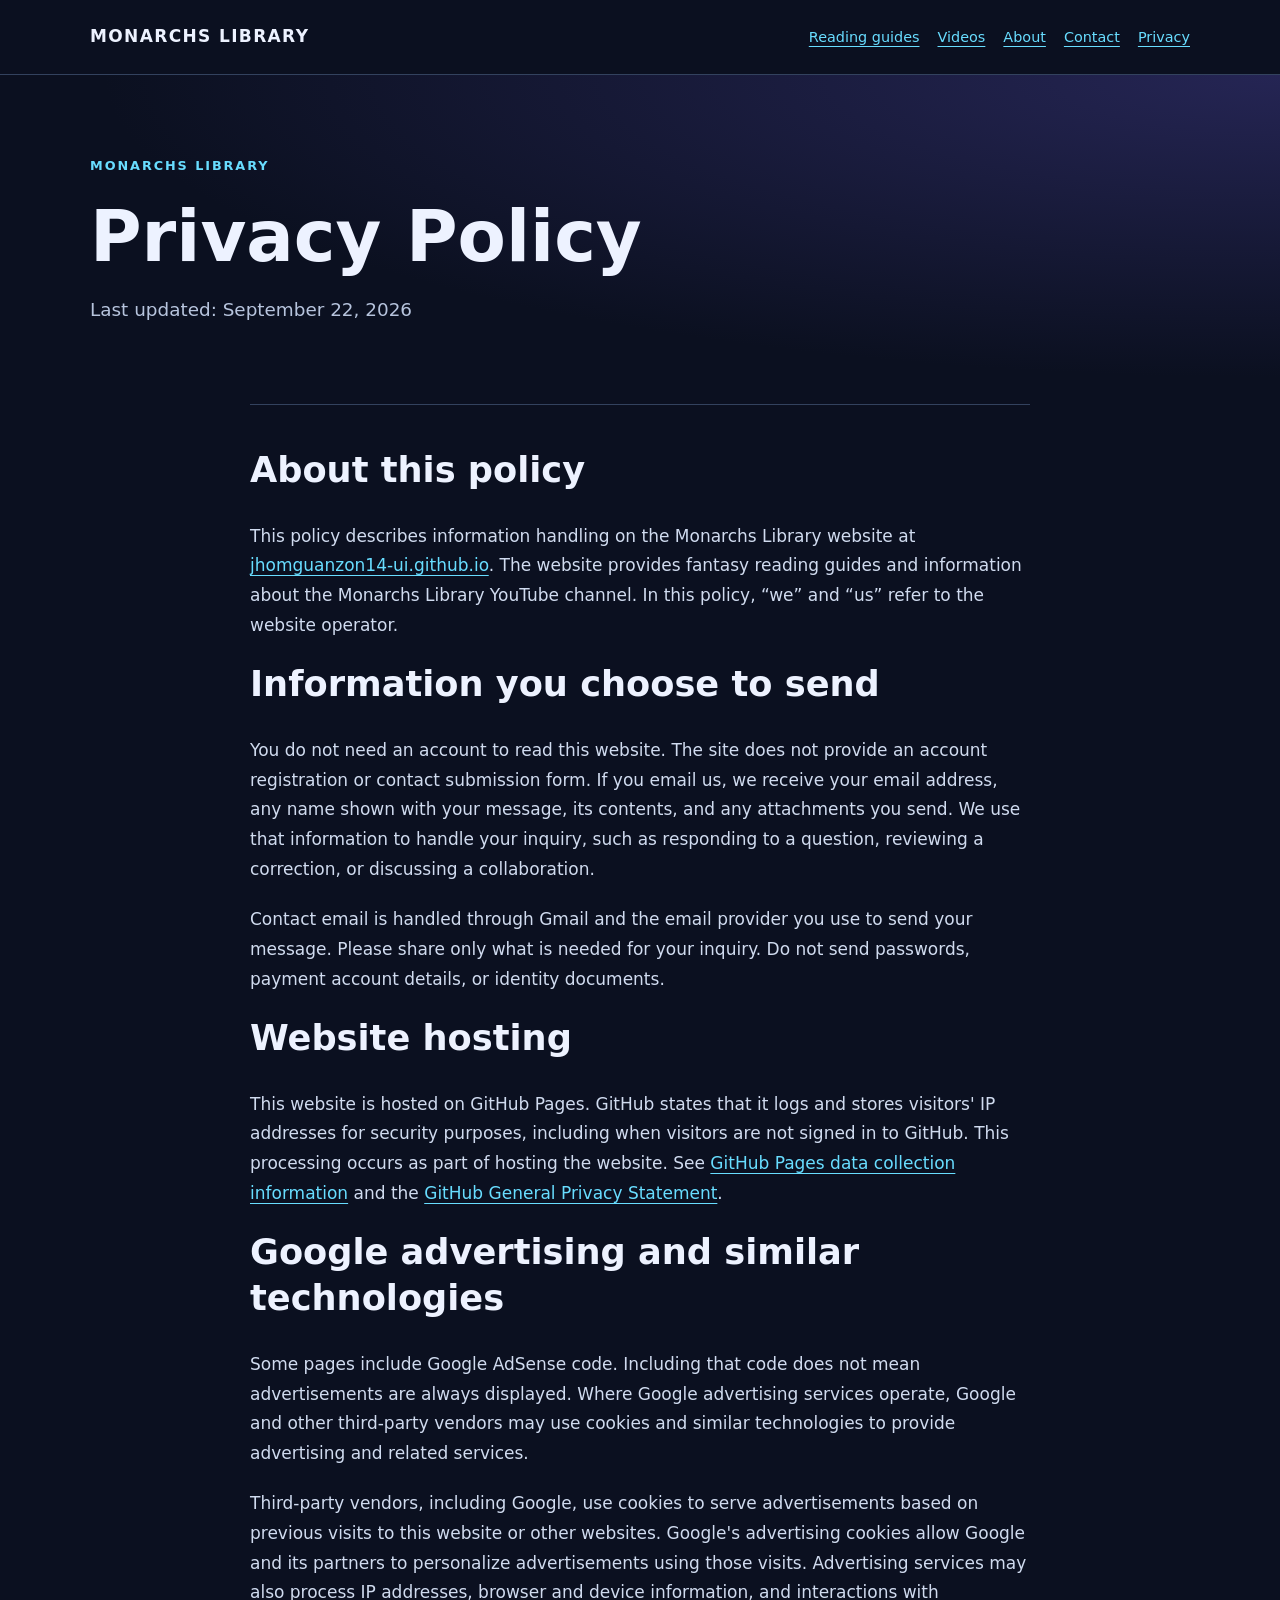
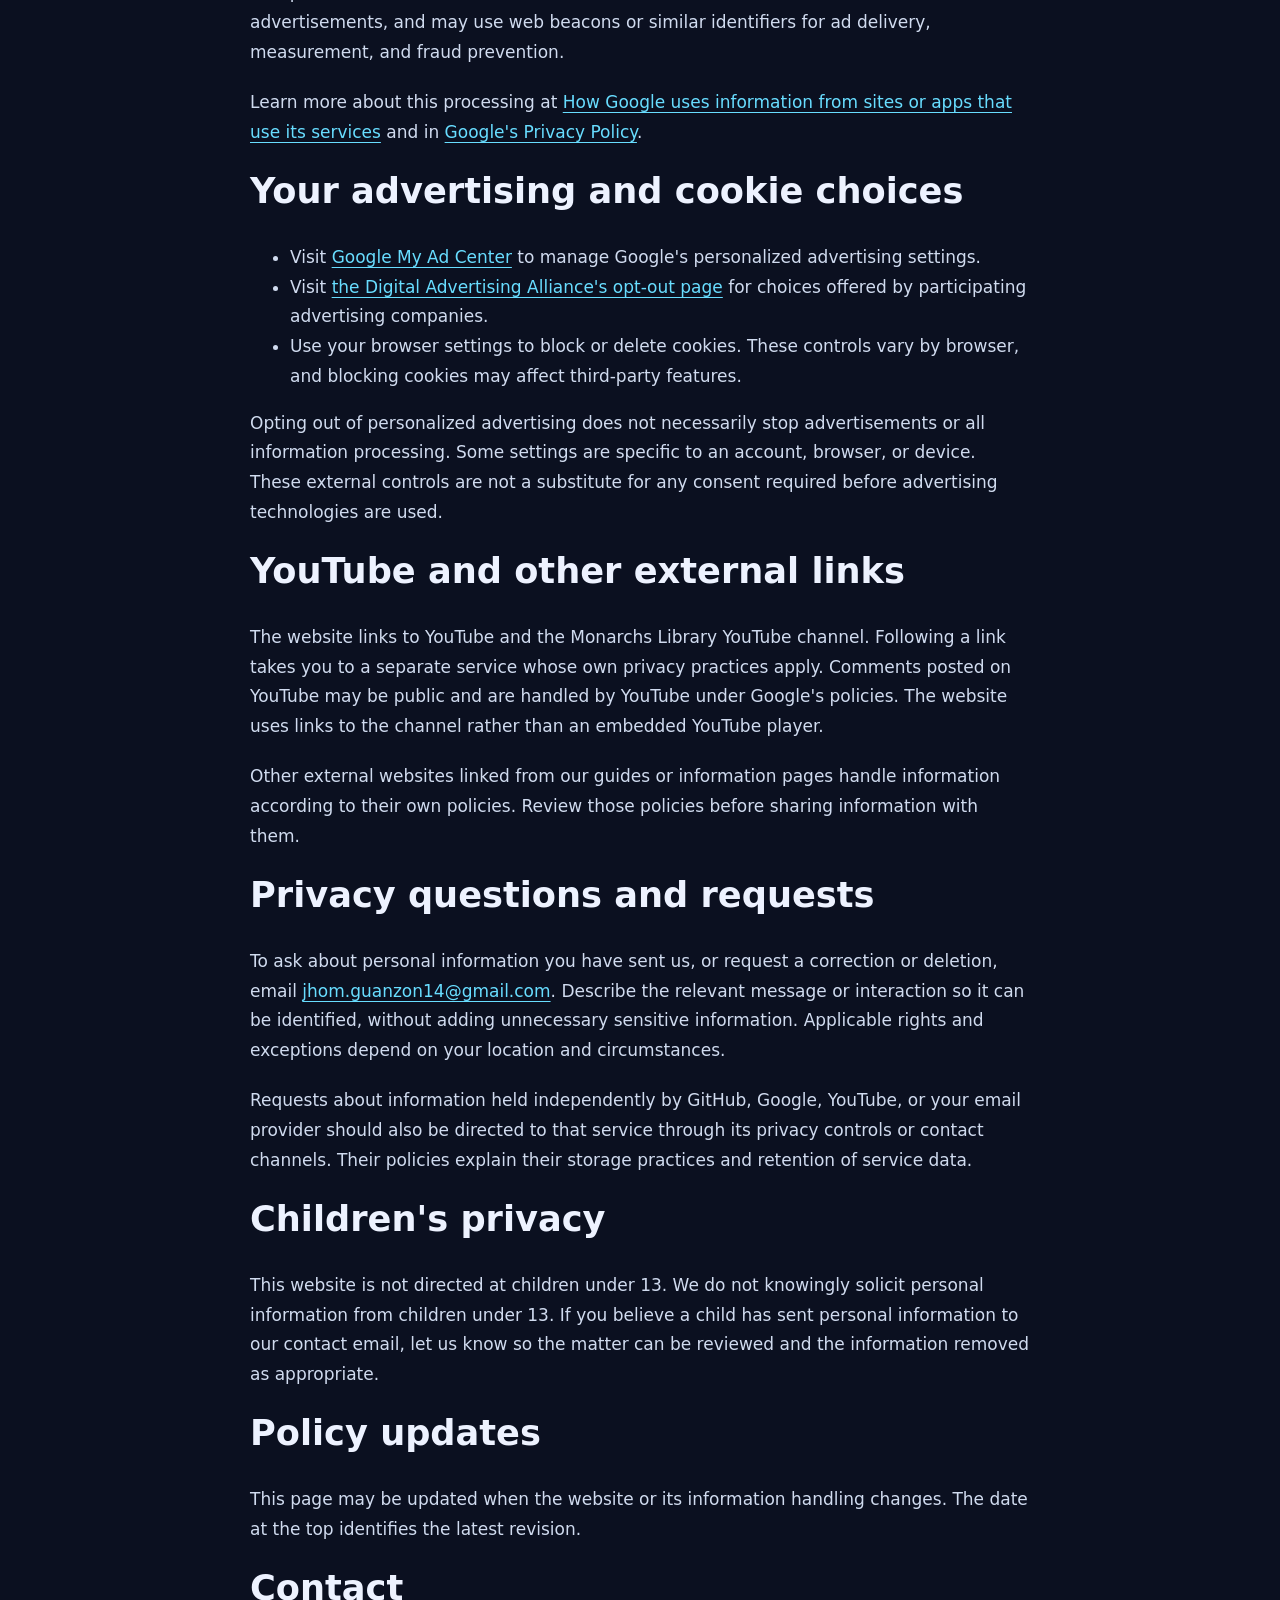
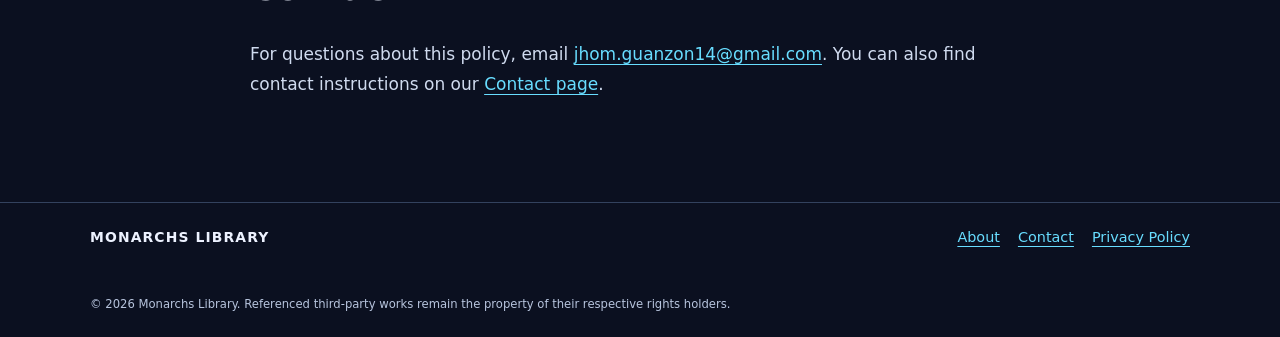
<file: privacy.html>
<!DOCTYPE html>
<html lang="en"><head><meta charset="UTF-8"><meta name="viewport" content="width=device-width, initial-scale=1.0">
<title>Privacy Policy — Monarchs Library</title>
<meta name="description" content="How Monarchs Library handles email inquiries, hosting information, advertising technologies, and links to external services.">

<style>
:root{color-scheme:dark;--bg:#0b1020;--panel:#141d32;--text:#edf2ff;--muted:#b7c4dd;--cyan:#68ddff;--line:#33425e}*{box-sizing:border-box}html{scroll-behavior:smooth;scroll-padding-top:24px}body{margin:0;background:var(--bg);color:var(--text);font:17px/1.75 system-ui,sans-serif}a{color:var(--cyan);text-underline-offset:4px}a:hover{color:white}a:focus-visible{outline:3px solid #ffe082;outline-offset:5px}.wrap{width:min(1100px,92%);margin:auto}nav{border-bottom:1px solid var(--line)}nav .wrap,footer .wrap{display:flex;align-items:center;justify-content:space-between;gap:20px;flex-wrap:wrap;padding:22px 0}.brand{font-weight:850;letter-spacing:.08em;text-decoration:none;color:var(--text)}.links{display:flex;gap:18px;flex-wrap:wrap;list-style:none;padding:0;margin:0}.links a{font-size:.9rem}.hero{padding:75px 0 55px;background:radial-gradient(ellipse at top right,#252554,transparent 65%)}.eyebrow{color:var(--cyan);font-size:.8rem;letter-spacing:.15em;text-transform:uppercase;font-weight:750}h1{font-size:clamp(2.3rem,6vw,4.4rem);line-height:1.12;max-width:850px;margin:18px 0}h2{font-size:clamp(1.6rem,3vw,2.2rem);line-height:1.3}h3{font-size:1.2rem;line-height:1.4}p{margin:0 0 1.2em}.lede{max-width:740px;font-size:1.15rem;color:var(--muted)}.button{display:inline-block;border:1px solid var(--cyan);padding:10px 18px;border-radius:8px;text-decoration:none;font-weight:700;margin:8px 12px 0 0}.button.primary{background:var(--cyan);color:var(--bg)}section{padding:36px 0}.grid{display:grid;grid-template-columns:repeat(3,minmax(0,1fr));gap:20px}.card{background:var(--panel);padding:24px;border:1px solid var(--line);border-radius:12px}.card p{color:var(--muted)}article{max-width:780px;margin:0 auto;padding:42px 0;border-top:1px solid var(--line)}article p,article li{color:#d0dbef}article h2{margin-top:0}.note{border-left:3px solid var(--cyan);padding:14px 20px;background:var(--panel)}.table-wrap{overflow-x:auto}table{width:100%;border-collapse:collapse;margin:20px 0 28px;font-size:.94rem}th,td{text-align:left;vertical-align:top;padding:12px;border:1px solid var(--line)}th{background:var(--panel)}footer{margin-top:40px;border-top:1px solid var(--line);color:var(--muted);font-size:.87rem}.skip{position:absolute;left:10px;top:-80px;background:var(--bg);padding:10px;z-index:5}.skip:focus{top:10px}@media(max-width:760px){.grid{grid-template-columns:1fr}.hero{padding:45px 0}nav .wrap{align-items:flex-start}.links{gap:10px 16px}.card{padding:20px}}@media(prefers-reduced-motion:reduce){html{scroll-behavior:auto}}
</style></head><body><a class="skip" href="#main">Skip to content</a><nav aria-label="Main navigation"><div class="wrap"><a class="brand" href="index.html">MONARCHS LIBRARY</a><ul class="links"><li><a href="index.html#guides">Reading guides</a></li><li><a href="index.html#videos">Videos</a></li><li><a href="about.html">About</a></li><li><a href="contact.html">Contact</a></li><li><a href="privacy.html" aria-current="page">Privacy</a></li></ul></div></nav><main id="main">
<header class="hero"><div class="wrap"><span class="eyebrow">Monarchs Library</span><h1>Privacy Policy</h1><p class="lede">Last updated: <time datetime="2026-09-22">September 22, 2026</time></p></div></header>
<div class="wrap"><article aria-labelledby="scope-title">
<h2 id="scope-title">About this policy</h2>
<p>This policy describes information handling on the Monarchs Library website at <a href="https://jhomguanzon14-ui.github.io/" style="overflow-wrap:anywhere">jhomguanzon14-ui.github.io</a>. The website provides fantasy reading guides and information about the Monarchs Library YouTube channel. In this policy, “we” and “us” refer to the website operator.</p>
<h2>Information you choose to send</h2>
<p>You do not need an account to read this website. The site does not provide an account registration or contact submission form. If you email us, we receive your email address, any name shown with your message, its contents, and any attachments you send. We use that information to handle your inquiry, such as responding to a question, reviewing a correction, or discussing a collaboration.</p>
<p>Contact email is handled through Gmail and the email provider you use to send your message. Please share only what is needed for your inquiry. Do not send passwords, payment account details, or identity documents.</p>
<h2>Website hosting</h2>
<p>This website is hosted on GitHub Pages. GitHub states that it logs and stores visitors' IP addresses for security purposes, including when visitors are not signed in to GitHub. This processing occurs as part of hosting the website. See <a href="https://docs.github.com/en/pages/getting-started-with-github-pages/what-is-github-pages#data-collection">GitHub Pages data collection information</a> and the <a href="https://docs.github.com/en/site-policy/privacy-policies/github-general-privacy-statement">GitHub General Privacy Statement</a>.</p>
<h2>Google advertising and similar technologies</h2>
<p>Some pages include Google AdSense code. Including that code does not mean advertisements are always displayed. Where Google advertising services operate, Google and other third-party vendors may use cookies and similar technologies to provide advertising and related services.</p>
<p>Third-party vendors, including Google, use cookies to serve advertisements based on previous visits to this website or other websites. Google's advertising cookies allow Google and its partners to personalize advertisements using those visits. Advertising services may also process IP addresses, browser and device information, and interactions with advertisements, and may use web beacons or similar identifiers for ad delivery, measurement, and fraud prevention.</p>
<p>Learn more about this processing at <a href="https://policies.google.com/technologies/partner-sites">How Google uses information from sites or apps that use its services</a> and in <a href="https://policies.google.com/privacy">Google's Privacy Policy</a>.</p>
<h2>Your advertising and cookie choices</h2>
<ul><li>Visit <a href="https://myadcenter.google.com/">Google My Ad Center</a> to manage Google's personalized advertising settings.</li><li>Visit <a href="https://optout.aboutads.info/">the Digital Advertising Alliance's opt-out page</a> for choices offered by participating advertising companies.</li><li>Use your browser settings to block or delete cookies. These controls vary by browser, and blocking cookies may affect third-party features.</li></ul>
<p>Opting out of personalized advertising does not necessarily stop advertisements or all information processing. Some settings are specific to an account, browser, or device. These external controls are not a substitute for any consent required before advertising technologies are used.</p>
<h2>YouTube and other external links</h2>
<p>The website links to YouTube and the Monarchs Library YouTube channel. Following a link takes you to a separate service whose own privacy practices apply. Comments posted on YouTube may be public and are handled by YouTube under Google's policies. The website uses links to the channel rather than an embedded YouTube player.</p>
<p>Other external websites linked from our guides or information pages handle information according to their own policies. Review those policies before sharing information with them.</p>
<h2>Privacy questions and requests</h2>
<p>To ask about personal information you have sent us, or request a correction or deletion, email <a href="mailto:jhom.guanzon14@gmail.com" style="overflow-wrap:anywhere">jhom.guanzon14@gmail.com</a>. Describe the relevant message or interaction so it can be identified, without adding unnecessary sensitive information. Applicable rights and exceptions depend on your location and circumstances.</p>
<p>Requests about information held independently by GitHub, Google, YouTube, or your email provider should also be directed to that service through its privacy controls or contact channels. Their policies explain their storage practices and retention of service data.</p>
<h2>Children's privacy</h2>
<p>This website is not directed at children under 13. We do not knowingly solicit personal information from children under 13. If you believe a child has sent personal information to our contact email, let us know so the matter can be reviewed and the information removed as appropriate.</p>
<h2>Policy updates</h2>
<p>This page may be updated when the website or its information handling changes. The date at the top identifies the latest revision.</p>
<h2>Contact</h2>
<p>For questions about this policy, email <a href="mailto:jhom.guanzon14@gmail.com" style="overflow-wrap:anywhere">jhom.guanzon14@gmail.com</a>. You can also find contact instructions on our <a href="contact.html">Contact page</a>.</p>
</article></div></main><footer><div class="wrap"><span class="brand">MONARCHS LIBRARY</span><ul class="links"><li><a href="about.html">About</a></li><li><a href="contact.html">Contact</a></li><li><a href="privacy.html" aria-current="page">Privacy Policy</a></li></ul></div><div class="wrap"><small>© 2026 Monarchs Library. Referenced third-party works remain the property of their respective rights holders.</small></div></footer></body></html>
</file>
